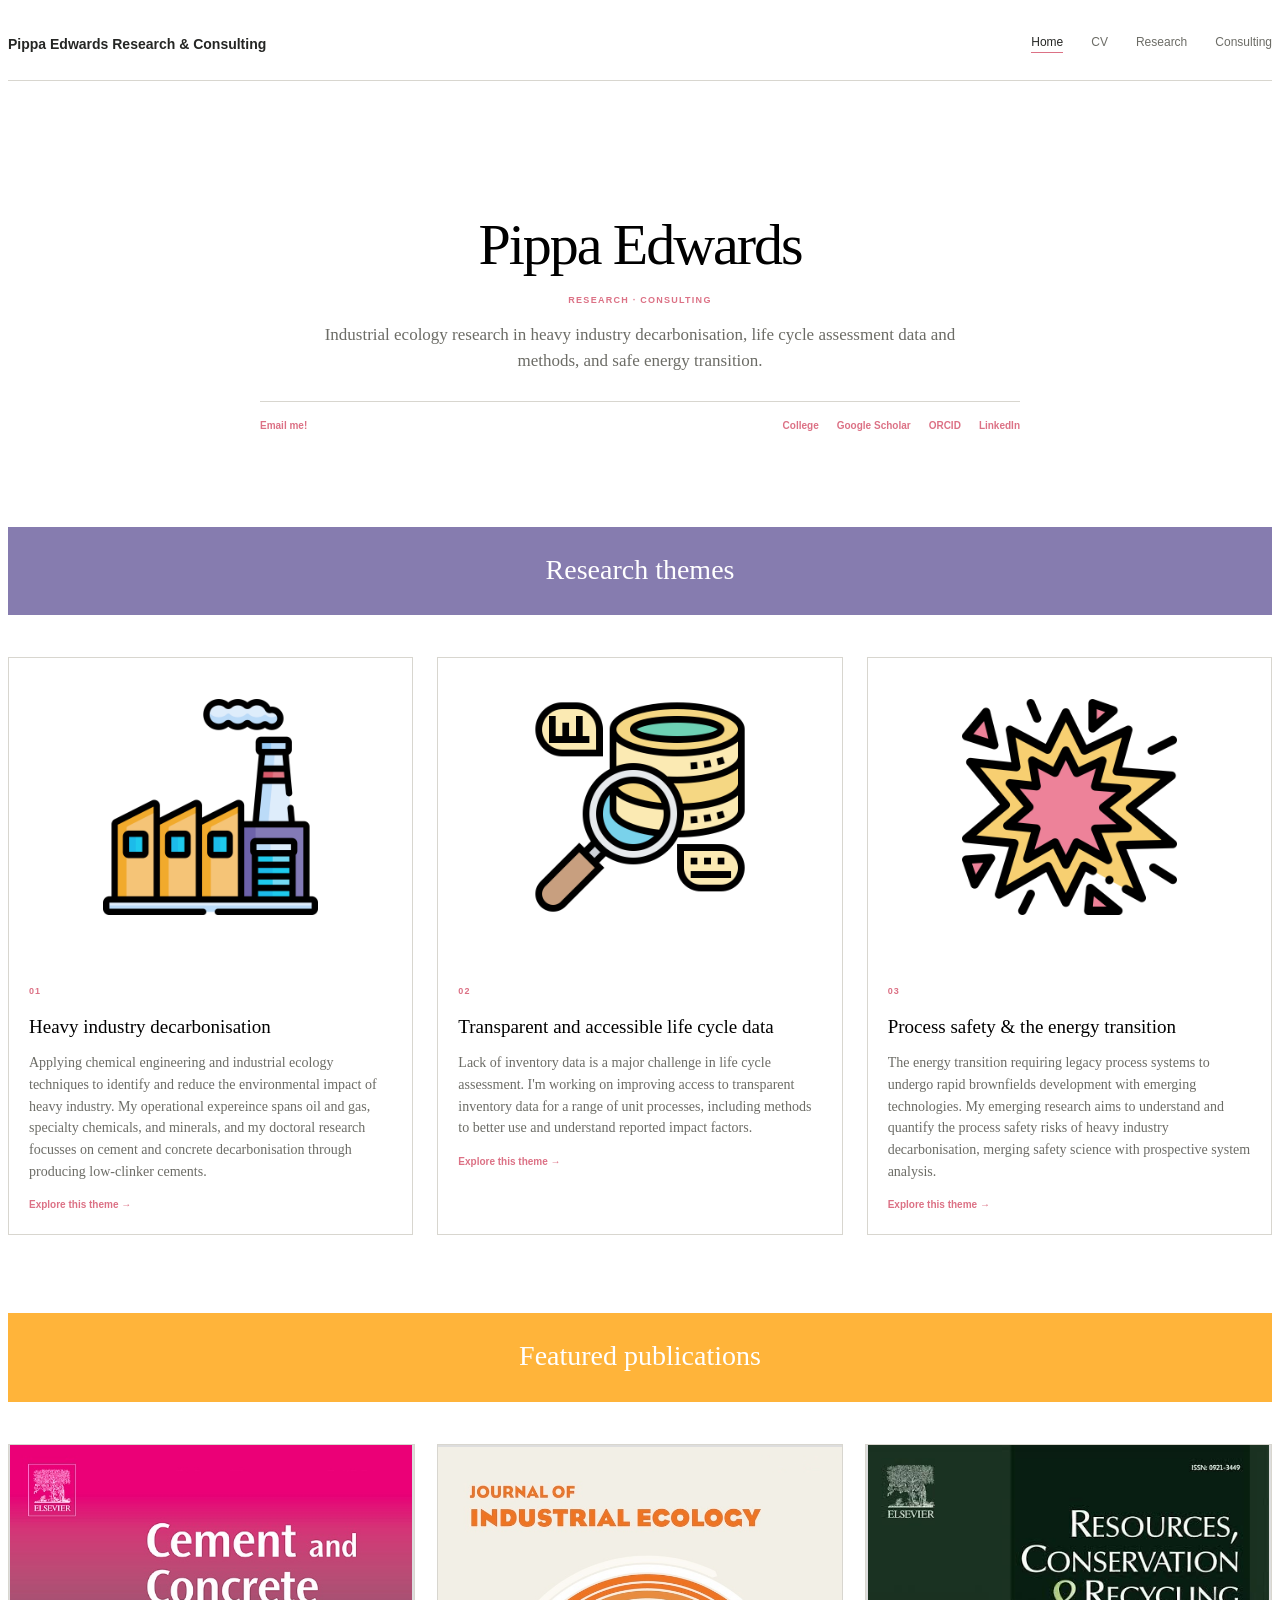
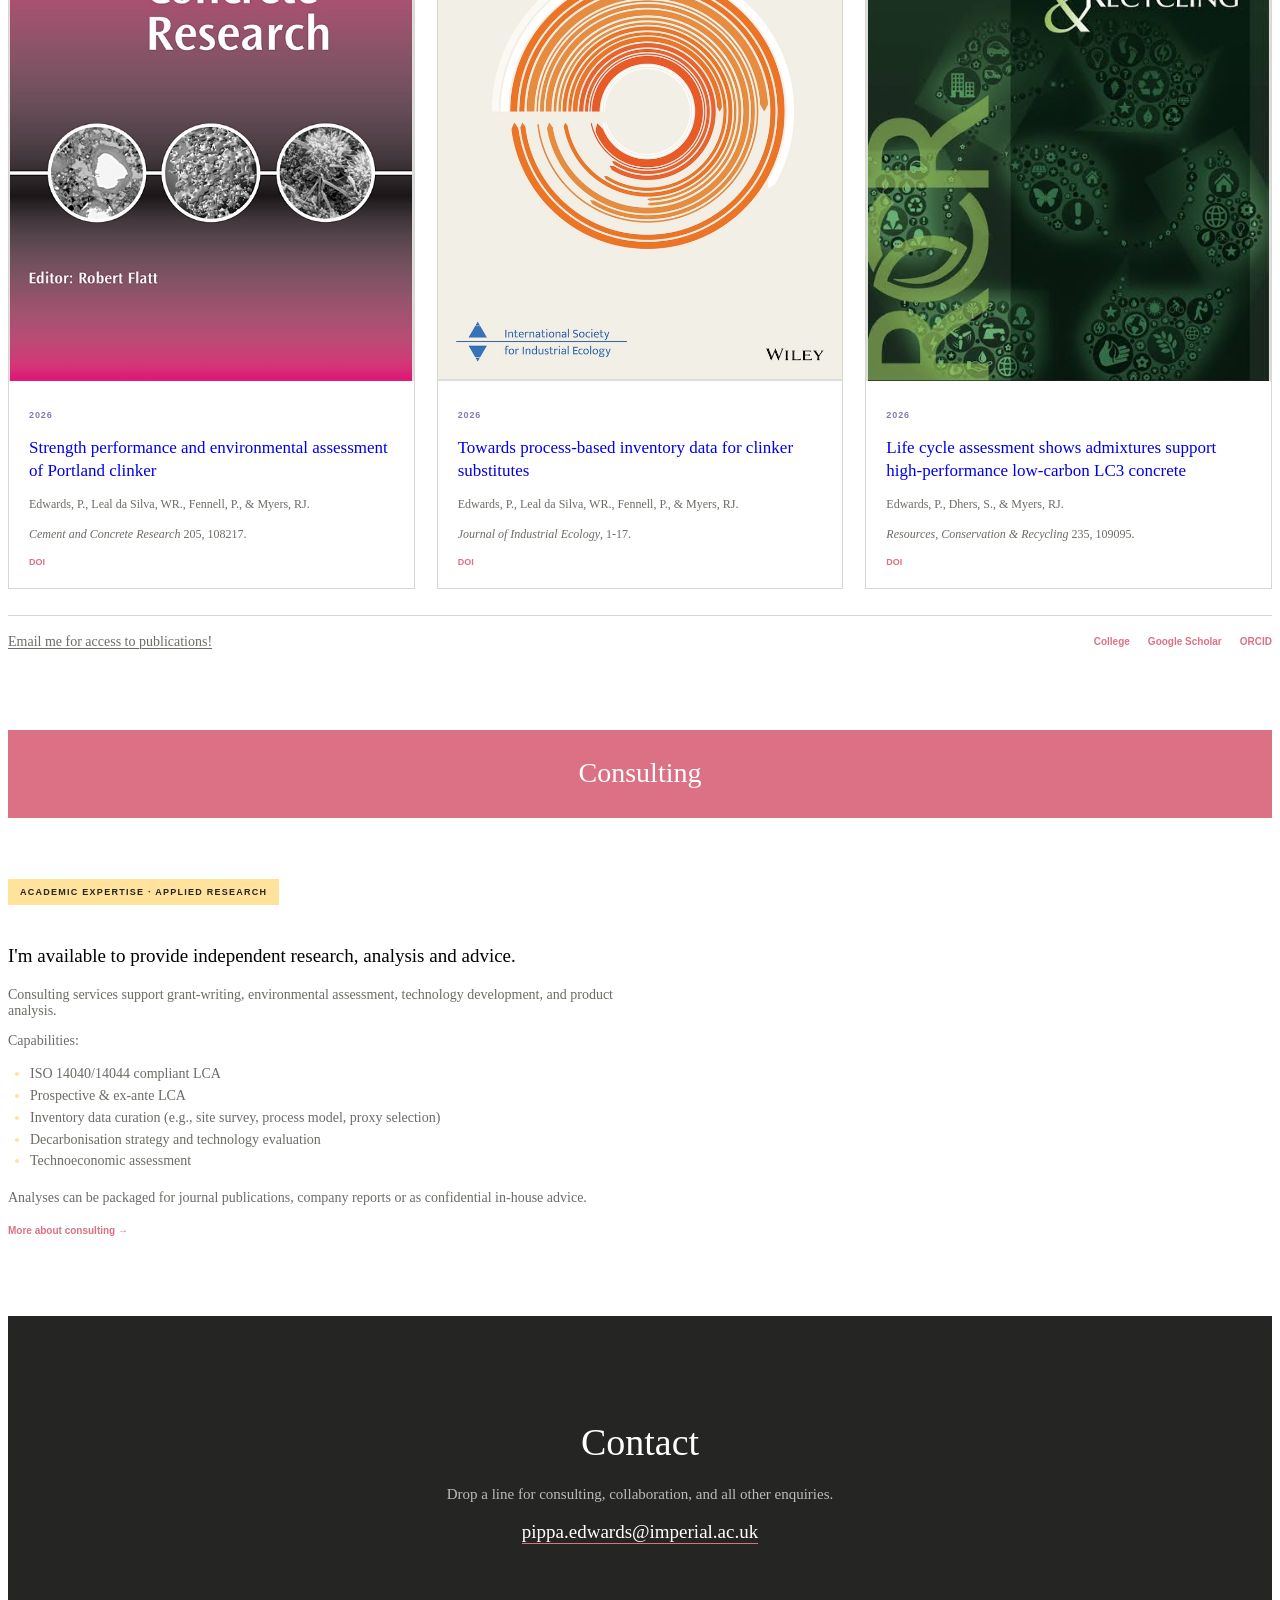
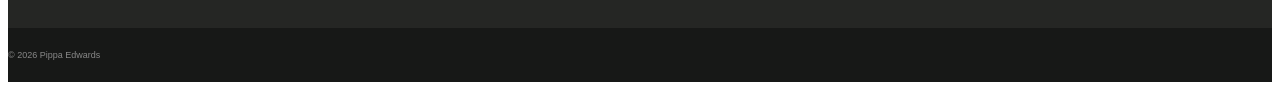
<file: index.html>
<!DOCTYPE html> <html lang="en"> <head> <meta charset="UTF-8"> <meta name="viewport" content="width=device-width, initial-scale=1.0">
<title>Pippa Edwards Research & Consulting</title>

<meta name="description"
      content="Pippa Edwards — research and consulting">

<link rel="stylesheet" href="styles.css">

</head> <body> <!-- ================================================== STICKY HEADER ================================================== --> <header class="site-header">
<div class="header-inner">

    <a href="index.html" class="site-name">
        Pippa Edwards Research & Consulting
    </a>

    <nav class="main-nav" aria-label="Main navigation">

        <a href="index.html" class="active">Home</a>

        <a href="assets/CV.pdf">CV</a>

        <a href="research.html">Research</a>

        <a href="consulting.html">Consulting</a>

    </nav>

</div>

</header> <main> <!-- ================================================== INTRO ================================================== --> <section class="intro">
<div class="container intro-inner">

    <h1>
        Pippa Edwards
    </h1>

    <p class="eyebrow">
        Research · Consulting
    </p>

    <p class="intro-text">
        Industrial ecology research in heavy industry decarbonisation, life cycle assessment data and methods, and safe energy transition.
    </p>


        <div class="papers-meta">

        <a href="contact.html" class="plain-link">
            Email me!
        </a>


        <div class="papers-profile-links">

            <a href="https://profiles.imperial.ac.uk/pippa.edwards" class="plain-link">
                College
            </a>    

            <a href="https://scholar.google.com/citations?user=ziszrA8AAAAJ&hl=en" class="plain-link">
                Google Scholar
            </a>

            <a href="https://orcid.org/0009-0005-1591-2787" class="plain-link">
                ORCID
            </a>

            <a href="https://www.linkedin.com/in/piped/" class="plain-link">
                LinkedIn
             </a>

        </div>

    </div>

</div>

</div>

</section> <!-- ================================================== RESEARCH BANNER ================================================== --> <section class="section-banner research-banner">
<div class="container">

    <h2>
        Research themes
    </h2>

</div>

</section> <!-- ================================================== RESEARCH THEMES ================================================== --> <section class="themes-section">
<div class="container">

<!--
    <div class="themes-intro">

        <p>
            I'm currently interested in heavy industry decarbonsation, transparent LCA data, and low-impact artisanal mining
        </p>

        <a href="research.html" class="plain-link">
            View all research →
        </a>

    </div>
-->

    <!-- THEME 01 -->

    <article class="theme">

        <div class="theme-image">

            <img
                src="images/factory.png"
                alt="Description of research theme one"
            >

        </div>

        <div class="theme-content">

            <p class="theme-number">
                01
            </p>

            <h3>
                Heavy industry decarbonisation
            </h3>

            <p>
                Applying chemical engineering and industrial ecology techniques to identify and reduce the environmental impact of heavy industry. My operational expereince spans oil and gas, specialty chemicals, and minerals, and my doctoral research focusses on cement and concrete decarbonisation through producing low-clinker cements. 
            </p>

            <a href="research.html#theme-one"
               class="plain-link">
                Explore this theme →
            </a>

        </div>

    </article>


    <!-- THEME 02 -->

    <article class="theme">

        <div class="theme-image">

            <img
                src="images/data.png"
                alt="Description of research theme two"
            >

        </div>

        <div class="theme-content">

            <p class="theme-number">
                02
            </p>

            <h3>
                Transparent and accessible life cycle data
            </h3>

            <p>
                Lack of inventory data is a major challenge in life cycle assessment. I'm working on improving access to transparent inventory data for a range of unit processes, including methods to better use and understand reported impact factors.
            </p>

            <a href="research.html#theme-two"
               class="plain-link">
                Explore this theme →
            </a>

        </div>

    </article>


    <!-- THEME 03 -->

    <article class="theme">

        <div class="theme-image">

            <img
                src="images/explosion.png"
                alt="Description of research theme three"
            >

        </div>

        <div class="theme-content">

            <p class="theme-number">
                03
            </p>

            <h3>
                Process safety & the energy transition
            </h3>

            <p>
                The energy transition requiring legacy process systems to undergo rapid brownfields development with emerging technologies. My emerging research aims to understand and quantify the process safety risks of heavy industry decarbonisation, merging safety science with prospective system analysis. 
            </p>

            <a href="research.html#theme-three"
               class="plain-link">
                Explore this theme →
            </a>

        </div>

    </article>

</div>

</section> <!-- ================================================== PUBLICATIONS BANNER ================================================== --> <section class="section-banner publications-banner">
<div class="container">

    <h2>
        Featured publications
    </h2>

</div>

</section> <!-- ================================================== FEATURED PUBLICATIONS ================================================== --> <section class="papers-section">
<div class="container">
<!--
    <div class="papers-intro">

        <p>
            A selection of recent and representative publications.
        </p>

        <a href="publications.html" class="plain-link">
            View all publications →
        </a>

    </div>
-->

    <div class="papers-grid">


        <!-- PAPER 01 -->

        <article class="paper">

            <a href="publications/CCR_paper.pdf"
               class="paper-image">

                <img
                    src="images/CCR_cover.jpg"
                    alt="Cover or first page of publication"
                >

            </a>

            <div class="paper-body">

                <p class="paper-year">
                    2026
                </p>

                <h3>
                    <a href="publications/CCR_paper.pdf">
                        Strength performance and environmental assessment of Portland clinker
                    </a>
                </h3>

                <p class="paper-authors">
                    Edwards, P., Leal da Silva, WR., Fennell, P., &amp; Myers, RJ.
                </p>

                <p class="paper-journal">
                    <em>Cement and Concrete Research</em>
                    205, 108217.
                </p>

                <div class="paper-links">

                    <a href="https://doi.org/10.1016/j.cemconres.2026.108217">
                        DOI
                    </a>

                </div>

            </div>

        </article>


        <!-- PAPER 02 -->

        <article class="paper">

            <a href="publications/JIE_paper.pdf"
               class="paper-image">

                <img
                    src="images/JIE_cover.jpg"
                    alt="Cover or first page of publication"
                >

            </a>

            <div class="paper-body">

                <p class="paper-year">
                    2026
                </p>

                <h3>
                    <a href="publications/JIE_paper.pdf">
                        Towards process-based inventory data for clinker substitutes
                    </a>
                </h3>

                <p class="paper-authors">
                    Edwards, P., Leal da Silva, WR., Fennell, P., &amp; Myers, RJ.
                </p>

                <p class="paper-journal">
                    <em>Journal of Industrial Ecology</em>,
                    1-17.
                </p>

                <div class="paper-links">

                    <a href="https://doi.org/10.1007/s44498-026-00186-x">
                        DOI
                    </a>

                </div>

            </div>

        </article>


        <!-- PAPER 03 -->

        <article class="paper">

            <a href="publications/RCR_paper.pdf"
               class="paper-image">

                <img
                    src="images/RCR_cover.jpeg"
                    alt="Cover or first page of publication"
                >

            </a>

            <div class="paper-body">

                <p class="paper-year">
                    2026
                </p>

                <h3>
                    <a href="publications/RCR_paper.pdf">
                    Life cycle assessment shows admixtures support high-performance low-carbon LC3 concrete
                </a>
                </h3>

                <p class="paper-authors">
                    Edwards, P., Dhers, S., &amp; Myers, RJ.
                </p>

                <p class="paper-journal">
                    <em>Resources, Conservation & Recycling</em>
                    235, 109095.
                </p>

                <div class="paper-links">

                    <a href="https://doi.org/10.1016/j.resconrec.2026.109095">
                        DOI
                    </a>

                </div>

            </div>

        </article>


    </div>

    <div class="papers-meta">

        <a href="contact.html" class="papers-access-note">
            Email me for access to publications!
        </a>

        <div class="papers-profile-links">

            <a href="https://profiles.imperial.ac.uk/pippa.edwards" class="plain-link">
                College
            </a>    

            <a href="https://scholar.google.com/citations?user=ziszrA8AAAAJ&hl=en" class="plain-link">
                Google Scholar
            </a>

            <a href="https://orcid.org/0009-0005-1591-2787" class="plain-link">
                ORCID
            </a>

        </div>

    </div>

</div>

</section> <!-- ================================================== CONSULTING BANNER ================================================== --> <section class="section-banner consulting-banner">
<div class="container">

    <h2>
        Consulting
    </h2>

</div>

</section> <section class="consulting-preview">
<div class="container consulting-grid">

    <div>

        <p class="section-label consulting-banner-label">
            Academic expertise · Applied research
        </p>

        <p class="consulting-lead">
            I'm available to provide independent research, analysis and advice. 
        </p>

        <p>
            Consulting services support grant-writing, environmental assessment, technology development, and product analysis. 
        </p>

        <p>
            Capabilities:
        </p>

        <ul class="capabilities-list">
            <li>ISO 14040/14044 compliant LCA</li>
            <li>Prospective &amp; ex-ante LCA</li>
            <li>Inventory data curation (e.g., site survey, process model, proxy selection)</li>
            <li>Decarbonisation strategy and technology evaluation</li>
            <li>Technoeconomic assessment</li>
        </ul>

        <p>
            Analyses can be packaged for journal publications, company reports or as confidential in-house advice.
        </p>

        <a href="consulting.html" class="plain-link">
            More about consulting →
        </a>

    </div>

</div>


</section> <!-- ================================================== BLOG ================================================== --> <!--<section class="section-banner blog-banner">
<div class="container">

    <h2>
        Blog
    </h2>

</div>

</section> <section class="blog-preview">
<div class="container">


    <article class="blog-item">

        <div class="blog-date">
            12 September 2026
        </div>

        <div>

            <h3>
                <a href="#">
                    Your latest blog post or research note
                </a>
            </h3>

            <p>
                A short description of the article or research
                note. Two or three sentences is plenty.
            </p>

            <a href="#" class="plain-link">
                Read more →
            </a>

        </div>

    </article>


    <article class="blog-item">

        <div class="blog-date">
            28 August 2026
        </div>

        <div>

            <h3>
                <a href="#">
                    Another recent piece of writing
                </a>
            </h3>

            <p>
                A short description of the article.
            </p>

            <a href="#" class="plain-link">
                Read more →
            </a>

        </div>

    </article>


</div>
-->
</section> <!-- ================================================== CONTACT BANNER ================================================== --> <section class="contact-section">
<div class="container contact-inner">

    <h2>
        Contact
    </h2>

    <p>
        Drop a line for consulting, collaboration, and all other enquiries.
    </p>

    <a href="contact.html" class="contact-link">
        pippa.edwards@imperial.ac.uk
    </a>

</div>

</section> </main> <!-- ================================================== FOOTER ================================================== --> <footer class="site-footer">
<div class="container footer-inner">

    <span>
        © 2026 Pippa Edwards
    </span>

</div>

</footer> <script src="script.js"></script> </body> </html>
</file>
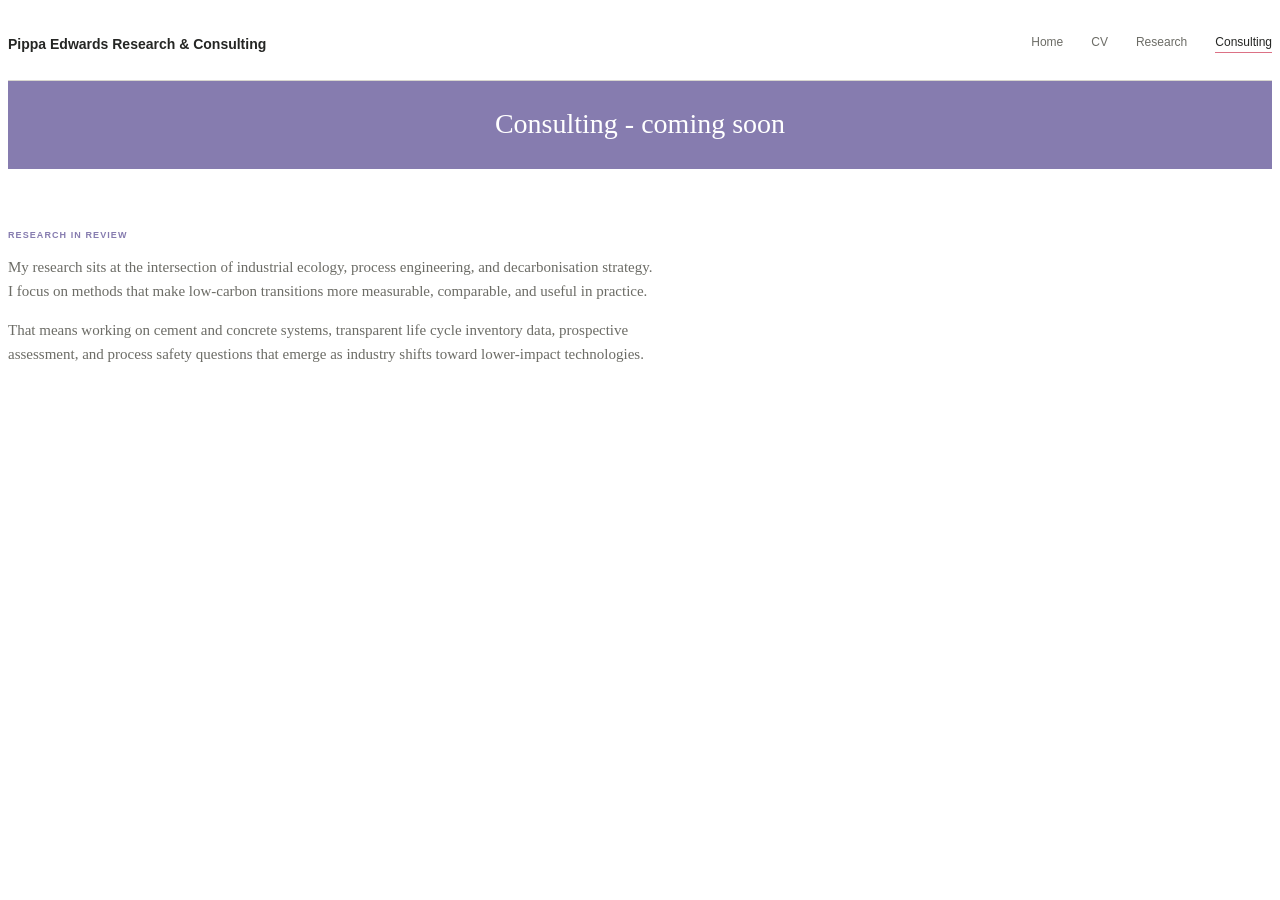
<file: consulting.html>
<!DOCTYPE html>
<html lang="en">
<head>
<meta charset="UTF-8">
<meta name="viewport" content="width=device-width, initial-scale=1.0">
<title>Consulting — Pippa Edwards Research & Consulting</title>

<meta name="description"
	  content="Pippa Edwards — research overview, selected publications, and collaboration interests">

<link rel="stylesheet" href="styles.css">

</head>
<body>

<header class="site-header">
<div class="header-inner">

	<a href="index.html" class="site-name">
		Pippa Edwards Research & Consulting
	</a>

	<nav class="main-nav" aria-label="Main navigation">

		<a href="index.html">Home</a>

		<a href="assets/CV.pdf">CV</a>

		<a href="research.html" >Research</a>

		<a href="consulting.html" class="active">Consulting</a>

	</nav>

</div>
</header>

<main>

<section class="section-banner research-banner">
<div class="container">

	<h2>
		Consulting - coming soon 
	</h2>
    </div>
</section>

<section class="research-overview">
<div class="container research-overview-grid">

	<div>

		<p class="section-label">
			Research in review
		</p>

		<p>
			My research sits at the intersection of industrial ecology, process engineering, and decarbonisation strategy. I focus on methods that make low-carbon transitions more measurable, comparable, and useful in practice.
		</p>

		<p>
			That means working on cement and concrete systems, transparent life cycle inventory data, prospective assessment, and process safety questions that emerge as industry shifts toward lower-impact technologies.
		</p>

	</div>

</section>
</file>
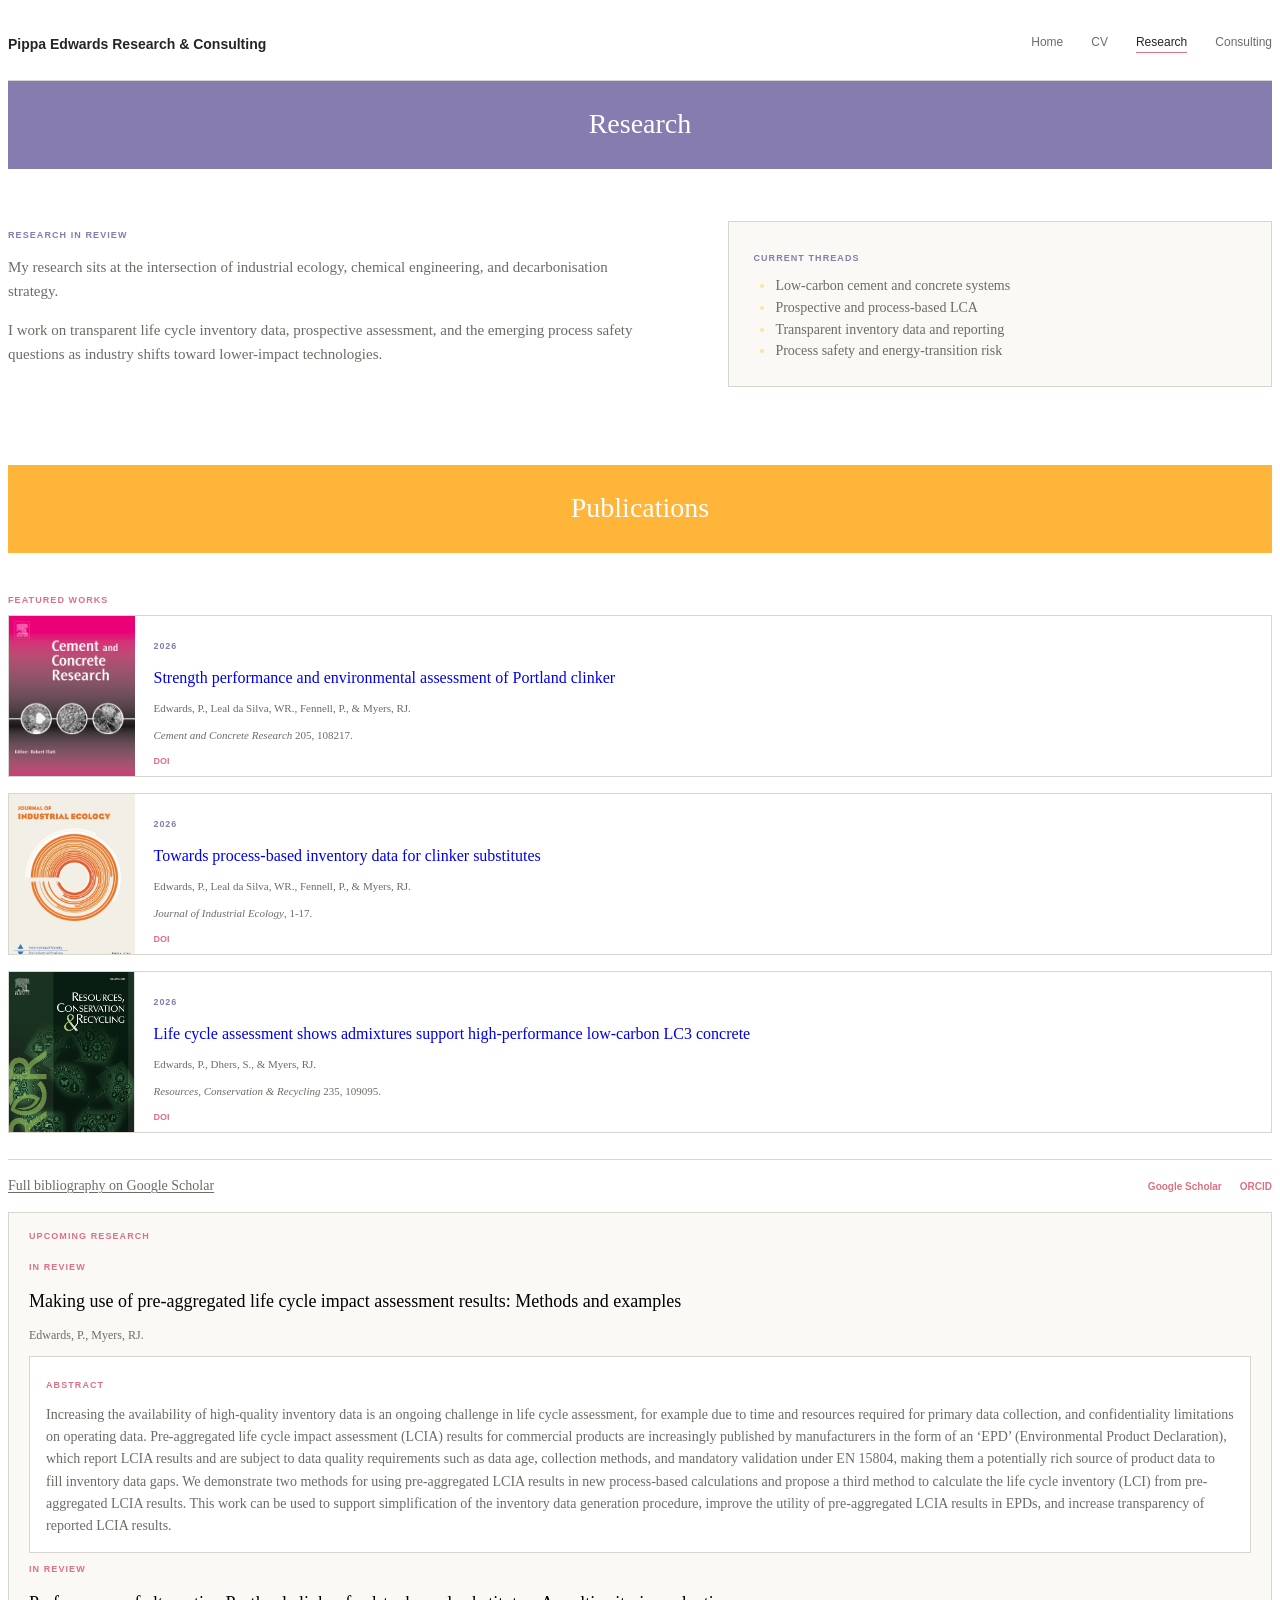
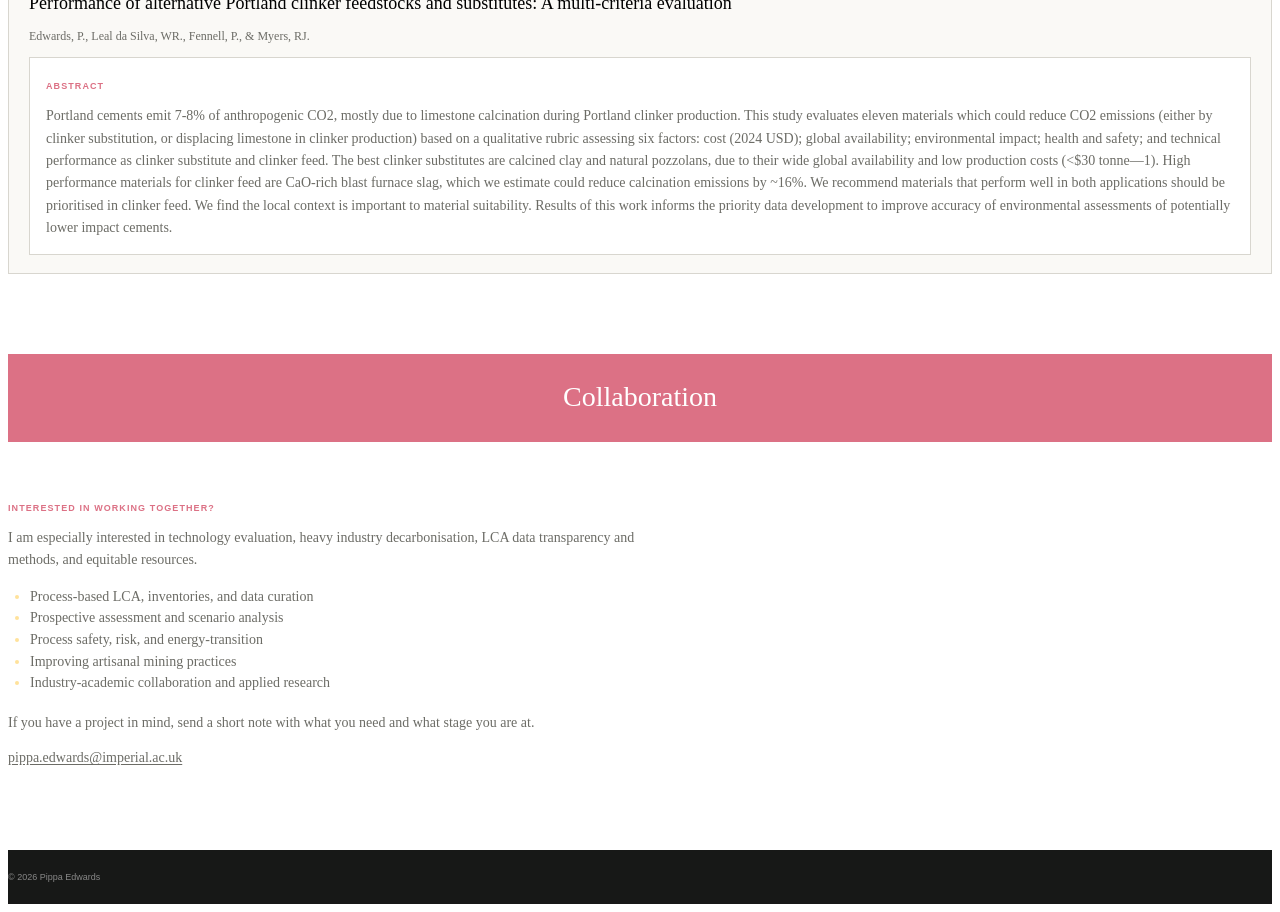
<file: research.html>
<!DOCTYPE html>
<html lang="en">
<head>
<meta charset="UTF-8">
<meta name="viewport" content="width=device-width, initial-scale=1.0">
<title>Research — Pippa Edwards Research & Consulting</title>

<meta name="description"
	  content="Pippa Edwards — research overview, selected publications, and collaboration interests">

<link rel="stylesheet" href="styles.css">

</head>
<body>

<header class="site-header">
<div class="header-inner">

	<a href="index.html" class="site-name">
		Pippa Edwards Research & Consulting
	</a>

	<nav class="main-nav" aria-label="Main navigation">

		<a href="index.html">Home</a>

		<a href="assets/CV.pdf">CV</a>

		<a href="research.html" class="active">Research</a>

		<a href="consulting.html">Consulting</a>

	</nav>

</div>
</header>

<main>

<section class="section-banner research-banner">
<div class="container">

	<h2>
		Research
	</h2>

</div>
</section>

<section class="research-overview">
<div class="container research-overview-grid">

	<div>

		<p class="section-label">
			Research in review
		</p>

		<p>
			My research sits at the intersection of industrial ecology, chemical engineering, and decarbonisation strategy. 
		</p>

		<p>
			I work on transparent life cycle inventory data, prospective assessment, and the emerging process safety questions as industry shifts toward lower-impact technologies.
		</p>

	</div>

	<div class="research-focus-panel">

		<p class="section-label">
			Current threads
		</p>

		<ul class="capabilities-list">
			<li>Low-carbon cement and concrete systems</li>
			<li>Prospective and process-based LCA</li>
			<li>Transparent inventory data and reporting</li>
			<li>Process safety and energy-transition risk</li>
		</ul>

	</div>

</div>
</section>

<section class="section-banner publications-banner">
<div class="container">

	<h2>
		Publications
	</h2>

</div>
</section>

<section class="papers-section research-publications">
<div class="container">

	<p class="section-label research-featured-label">
		Featured works
	</p>

	<div class="papers-grid">

		<article class="paper">

			<a href="publications/CCR_paper.pdf"
			   class="paper-image">

				<img
					src="images/CCR_cover.jpg"
					alt="Cover or first page of publication"
				>

			</a>

			<div class="paper-body">

				<p class="paper-year">
					2026
				</p>

				<h3>
					<a href="publications/CCR_paper.pdf">
						Strength performance and environmental assessment of Portland clinker
					</a>
				</h3>

				<p class="paper-authors">
					Edwards, P., Leal da Silva, WR., Fennell, P., &amp; Myers, RJ.
				</p>

				<p class="paper-journal">
					<em>Cement and Concrete Research</em>
					205, 108217.
				</p>

				<div class="paper-links">

					<a href="https://doi.org/10.1016/j.cemconres.2026.108217">
						DOI
					</a>

				</div>

			</div>

		</article>

		<article class="paper">

			<a href="publications/JIE_paper.pdf"
			   class="paper-image">

				<img
					src="images/JIE_cover.jpg"
					alt="Cover or first page of publication"
				>

			</a>

			<div class="paper-body">

				<p class="paper-year">
					2026
				</p>

				<h3>
					<a href="publications/JIE_paper.pdf">
						Towards process-based inventory data for clinker substitutes
					</a>
				</h3>

				<p class="paper-authors">
					Edwards, P., Leal da Silva, WR., Fennell, P., &amp; Myers, RJ.
				</p>

				<p class="paper-journal">
					<em>Journal of Industrial Ecology</em>,
					1-17.
				</p>

				<div class="paper-links">

					<a href="https://doi.org/10.1007/s44498-026-00186-x">
						DOI
					</a>

				</div>

			</div>

		</article>

		<article class="paper">

			<a href="publications/RCR_paper.pdf"
			   class="paper-image">

				<img
					src="images/RCR_cover.jpeg"
					alt="Cover or first page of publication"
				>

			</a>

			<div class="paper-body">

				<p class="paper-year">
					2026
				</p>

				<h3>
					<a href="publications/RCR_paper.pdf">
						Life cycle assessment shows admixtures support high-performance low-carbon LC3 concrete
					</a>
				</h3>

				<p class="paper-authors">
					Edwards, P., Dhers, S., &amp; Myers, RJ.
				</p>

				<p class="paper-journal">
					<em>Resources, Conservation &amp; Recycling</em>
					235, 109095.
				</p>

				<div class="paper-links">

					<a href="https://doi.org/10.1016/j.resconrec.2026.109095">
						DOI
					</a>

				</div>

			</div>

		</article>

	</div>

	<div class="papers-meta">

		<a href="https://scholar.google.com/citations?user=ziszrA8AAAAJ&hl=en"
		   class="papers-access-note">
			Full bibliography on Google Scholar
		</a>

		<div class="papers-profile-links">

			<a href="https://scholar.google.com/citations?user=ziszrA8AAAAJ&hl=en"
			   class="plain-link">
				Google Scholar
			</a>

			<a href="https://orcid.org/0009-0005-1591-2787"
			   class="plain-link">
				ORCID
			</a>

		</div>

	</div>

	<div class="research-upcoming">

		<div class="research-upcoming-panel">

			<p class="section-label research-upcoming-label">
				Upcoming research
			</p>

			<div class="research-upcoming-example">

				<p class="research-upcoming-year">
					In review
				</p>

				<h3>
					Making use of pre-aggregated life cycle impact assessment results: Methods and examples
				</h3>

				<p class="research-upcoming-authors">
					Edwards, P., Myers, RJ.
				</p>

				<div class="research-upcoming-abstract">

					<p class="research-upcoming-abstract-label">
						Abstract
					</p>

					<p>
						Increasing the availability of high-quality inventory data is an ongoing challenge in life cycle assessment, for example due to time and resources required for primary data collection, and confidentiality limitations on operating data. Pre-aggregated life cycle impact assessment (LCIA) results for commercial products are increasingly published by manufacturers in the form of an ‘EPD’ (Environmental Product Declaration), which report LCIA results and are subject to data quality requirements such as data age, collection methods, and mandatory validation under EN 15804, making them a potentially rich source of product data to fill inventory data gaps. We demonstrate two methods for using pre-aggregated LCIA results in new process-based calculations and propose a third method to calculate the life cycle inventory (LCI) from pre-aggregated LCIA results. This work can be used to support simplification of the inventory data generation procedure, improve the utility of pre-aggregated LCIA results in EPDs, and increase transparency of reported LCIA results. 
					</p>

				</div>

			</div>

			<div class="research-upcoming-example">

				<p class="research-upcoming-year">
					In review
				</p>

				<h3>
					Performance of alternative Portland clinker feedstocks and substitutes: A multi-criteria evaluation 
				</h3>

				<p class="research-upcoming-authors">
					Edwards, P., Leal da Silva, WR., Fennell, P., &amp; Myers, RJ.
				</p>

				<div class="research-upcoming-abstract">

					<p class="research-upcoming-abstract-label">
						Abstract
					</p>

					<p>
						Portland cements emit 7-8% of anthropogenic CO2, mostly due to limestone calcination during Portland clinker production. This study evaluates eleven materials which could reduce CO2 emissions (either by clinker substitution, or displacing limestone in clinker production) based on a qualitative rubric assessing six factors: cost (2024 USD); global availability; environmental impact; health and safety; and technical performance as clinker substitute and clinker feed. The best clinker substitutes are calcined clay and natural pozzolans, due to their wide global availability and low production costs (<$30 tonne—1). High performance materials for clinker feed are CaO-rich blast furnace slag, which we estimate could reduce calcination emissions by ~16%. We recommend materials that perform well in both applications should be prioritised in clinker feed. We find the local context is important to material suitability. Results of this work informs the priority data development to improve accuracy of environmental assessments of potentially lower impact cements. 
					</p>

				</div>

			</div>
        

		</div>

	</div>

</div>
</section>

<section class="section-banner consulting-banner">
<div class="container">

	<h2>
		Collaboration
	</h2>

</div>
</section>

<section class="research-collaboration">
<div class="container research-collaboration-grid">

	<div>

		<p class="section-label">
			Interested in working together?
		</p>

		<p>
			I am especially interested in technology evaluation, heavy industry decarbonisation, LCA data transparency and methods, and equitable resources. 
		</p>

		<ul class="capabilities-list">
			<li>Process-based LCA, inventories, and data curation</li>
			<li>Prospective assessment and scenario analysis</li>
			<li>Process safety, risk, and energy-transition</li>
            <li>Improving artisanal mining practices</li>
			<li>Industry-academic collaboration and applied research</li>
		</ul>

		<p>
			If you have a project in mind, send a short note with what you need and what stage you are at.
		</p>

		<a href="contact.html" class="papers-access-note">
			pippa.edwards@imperial.ac.uk
		</a>

	</div>

</div>
</section>

</main>

<footer class="site-footer">
<div class="container footer-inner">

	<span>
		© 2026 Pippa Edwards
	</span>

</div>
</footer>

<script src="script.js"></script>

</body>
</html>
</file>
<file: styles.css>
/* =========================================================
ACADEMIC / CONSULTING WEBSITE

========================================================= */
/* =========================================================
VARIABLES
========================================================= */

:root {
--paper: #eae9e7;
--white: #ffffff;

--ink: #252624;
--muted: #6c6c66;

--line: #d8d6cf;

--red: #dc7185;
--blue: #867caf;
--green: #ffb43a;
--yellow: #ffe29b;
}

/* =========================================================
STICKY HEADER
========================================================= */

.site-header {
position: sticky;
top: 0;
z-index: 1000;

background: var(--white);

border-bottom: 1px solid var(--line);
}

.header-inner {
display: flex;
align-items: center;
justify-content: space-between;

gap: 32px;

min-height: 72px;
}

.site-name,
.site-name:link,
.site-name:visited,
.site-name:hover,
.site-name:active {
color: var(--ink);

font-family:
    Arial,
    Helvetica,
    sans-serif;

font-size: 14px;
font-weight: bold;

text-decoration: none;

cursor: default;

order: 1;
}

.main-nav {
display: flex;
align-items: center;

gap: 28px;

order: 2;
}

.main-nav a,
.main-nav a:link,
.main-nav a:visited {
color: var(--muted);

font-family:
    Arial,
    Helvetica,
    sans-serif;

font-size: 12px;

text-decoration: none;

border-bottom: 1px solid transparent;

padding-bottom: 3px;
}

.main-nav a:hover {
color: var(--ink);
}

.main-nav a.active,
.main-nav a.active:link,
.main-nav a.active:visited {
color: var(--ink);

border-bottom: 1px solid var(--red);

padding-bottom: 3px;
}

/* =========================================================
HOMEPAGE INTRO
========================================================= */

.intro {
padding: 88px 0 96px;

background: var(--white);
}

.intro-inner {
max-width: 760px;

margin: 0 auto;

text-align: center;
}

.eyebrow {
margin-bottom: 14px;

color: var(--red);

font-family:
    Arial,
    Helvetica,
    sans-serif;

font-size: 9px;
font-weight: bold;

letter-spacing: 0.14em;
text-transform: uppercase;

}
.intro h1 {
margin-bottom: 21px;

font-size: clamp(38px, 5vw, 58px);

font-weight: normal;

line-height: 0.98;

letter-spacing: -0.035em;

}
.intro-text {
max-width: 650px;

margin-bottom: 0;
margin-left: auto;
margin-right: auto;

color: var(--muted);

font-size: 17px;

line-height: 1.55;

}
.intro-links {
display: flex;
align-items: center;
justify-content: center;

gap: 24px;

margin-top: 28px;

}
/* =========================================================
BUTTON
========================================================= */

.button {
display: inline-block;

padding: 8px 14px;

background: var(--ink);
color: white;

font-family:
    Arial,
    Helvetica,
    sans-serif;

font-size: 10px;

text-decoration: none;

transition:
    background 0.2s ease;

}
.button:hover {
background: var(--red);
}

/* =========================================================
SECTION LINKS
========================================================= */

.plain-link {
color: var(--red);

font-family:
    Arial,
    Helvetica,
    sans-serif;

font-size: 10px;
font-weight: bold;

text-decoration: none;

}
.plain-link:hover {
text-decoration: underline;
}

/* =========================================================
COLOURED SECTION BANNERS
========================================================= */

.section-banner {
padding: 27px 0 29px;

color: white;

text-align: center;

}
.section-banner .container {
display: flex;
flex-direction: column;

align-items: center;

}
.section-banner span {
margin-bottom: 3px;

opacity: 0.72;

font-family:
    Arial,
    Helvetica,
    sans-serif;

font-size: 9px;
font-weight: bold;

letter-spacing: 0.14em;
text-transform: uppercase;

}
.section-banner h2 {
margin: 0;

font-size: 28px;

font-weight: normal;

line-height: 1.15;

}
.research-banner {
background: var(--blue);
}

.publications-banner {
background: var(--green);
}

.consulting-banner {
background: var(--red);
}

.blog-banner {
background: var(--yellow);
}

/* =========================================================
RESEARCH SECTION
========================================================= */

.themes-section {
padding: 42px 0 78px;

background: var(--white);

}
.themes-section .container {
display: grid;

grid-template-columns: repeat(3, minmax(0, 1fr));

gap: 24px;
}
.themes-intro {
display: flex;
align-items: flex-end;
justify-content: space-between;

gap: 40px;

margin-bottom: 34px;

}
.themes-intro p {
max-width: 600px;

margin: 0;

color: var(--muted);

font-size: 15px;

}
/* =========================================================
RESEARCH THEMES
========================================================= */

.theme {
display: flex;
flex-direction: column;

border-top: 1px solid var(--line);
border-left: 1px solid var(--line);
border-right: 1px solid var(--line);
border-bottom: 1px solid var(--line);

}

.theme-image {
    width: 100%;
    aspect-ratio: 1.35 / 1;
    display: flex;
    align-items: center;
    justify-content: center;
    margin: 0;
    padding: 18px;
    overflow: hidden;
    box-sizing: border-box;
}

.theme-image img {
width: 82%;
height: 82%;

object-fit: contain;

filter: saturate(0.82);

transition:
    transform 0.3s ease;

}
.theme:hover .theme-image img {
transform: scale(1.025);
}

.theme-content {
padding: 20px 20px 22px;
}

.theme-number {
margin-bottom: 6px;

color: var(--red);

font-family:
    Arial,
    Helvetica,
    sans-serif;

font-size: 9px;
font-weight: bold;

letter-spacing: 0.12em;

}
.theme-content h3 {
margin-bottom: 8px;

font-size: 19px;

font-weight: normal;

line-height: 1.25;

}
.theme-content p:not(.theme-number) {
max-width: 650px;

margin-bottom: 12px;

color: var(--muted);

font-size: 14px;

line-height: 1.55;

}
/* =========================================================
RESEARCH PAGE
========================================================= */

.research-overview {
padding: 52px 0 78px;

background: var(--white);

}
.research-overview-grid {
display: grid;

grid-template-columns: 1.1fr 0.9fr;

gap: 56px;

align-items: start;

}
.research-overview h2,
.research-collaboration h2 {
margin-bottom: 14px;

font-size: 30px;
font-weight: normal;

line-height: 1.15;

}
.research-overview p:not(.section-label) {
max-width: 650px;

margin-bottom: 14px;

color: var(--muted);

font-size: 15px;

line-height: 1.6;

}
.research-overview .section-label {
color: var(--blue);

}
.research-focus-panel {
padding: 22px 24px 24px;

background: #faf9f6;

border: 1px solid var(--line);

}
.research-focus-panel .section-label {
margin-bottom: 12px;

}
.research-focus-panel .capabilities-list {
margin-bottom: 0;

}
.research-collaboration {
padding: 52px 0 84px;

background: var(--white);

}
.research-collaboration-grid {
display: grid;

grid-template-columns: 1fr;

max-width: 650px;

gap: 0;

}
.research-collaboration .section-label {
color: var(--red);

}
.research-collaboration p:not(.section-label) {
max-width: 650px;

margin-bottom: 14px;

color: var(--muted);

font-size: 14px;

line-height: 1.6;

}
.research-featured-label {
margin: 0 0 14px;

font-size: 14px;

letter-spacing: 0.16em;

color: var(--red);

}
.research-upcoming {
padding: 18px 0 0;

background: var(--white);

}
.research-upcoming-panel {
padding: 18px 20px;

background: #faf9f6;

border: 1px solid var(--line);

}
.research-upcoming-label {
margin: 0 0 10px;

font-size: 14px;

letter-spacing: 0.16em;

color: var(--red);

}
.research-upcoming-panel p:last-child {
margin-bottom: 0;

color: var(--muted);

font-size: 14px;
line-height: 1.6;

}
.research-upcoming-example {
padding: 2px 0 0;

}
.research-upcoming-year {
margin-bottom: 8px;

color: var(--red);

font-family:
    Arial,
    Helvetica,
    sans-serif;

font-size: 9px;
font-weight: bold;

letter-spacing: 0.12em;
text-transform: uppercase;

}
.research-upcoming-example h3 {
margin-bottom: 8px;

font-size: 18px;
font-weight: normal;
line-height: 1.3;

}
.research-upcoming-authors {
margin-bottom: 12px;

color: var(--muted);

font-size: 12px;
line-height: 1.5;

}
.research-upcoming-abstract {
padding: 14px 16px;

background: #fff;

border: 1px solid var(--line);

}
.research-upcoming-abstract-label {
margin-bottom: 6px;

color: var(--red);

font-family:
    Arial,
    Helvetica,
    sans-serif;

font-size: 9px;
font-weight: bold;

letter-spacing: 0.12em;
text-transform: uppercase;

}
.research-upcoming-abstract p:last-child {
margin-bottom: 0;

color: var(--muted);

font-size: 14px;
line-height: 1.6;

}

/* =========================================================
RESEARCH — FEATURED WORKS (BAR LAYOUT)
========================================================= */

.research-publications .papers-grid {
grid-template-columns: 1fr;

gap: 16px;

}
.research-publications .paper {
display: grid;

grid-template-columns: auto 1fr;

align-items: stretch;

height: 160px; /* fixed bar height so image height:100% resolves correctly */

}
.research-publications .paper-image {
display: block;

width: auto;
max-width: 140px; /* safety cap so an unusually wide cover can't crowd the text */

height: 100%;

overflow: hidden;

background: #ddd;

}
.research-publications .paper-image img {
display: block;

width: auto;
max-width: 100%;

height: 100%; /* fills the bar's height exactly, no ballooning */

object-fit: cover; /* crops width only if the cover exceeds max-width */

}
.research-publications .paper-body {
padding: 16px 18px 18px;

}
.research-publications .paper h3 {
font-size: 16px;

}
.research-publications .paper-authors,
.research-publications .paper-journal {
font-size: 11px;

}
.research-publications .paper-links {
margin-top: 12px;

}
/* =========================================================
PUBLICATIONS
========================================================= */

.papers-section {
padding: 42px 0 80px;

background: var(--white);

}
.papers-intro {
display: flex;
align-items: center;
justify-content: space-between;

gap: 30px;

margin-bottom: 31px;

}
.papers-intro p {
margin: 0;

color: var(--muted);

font-size: 15px;

}
/* =========================================================
PAPER GRID
========================================================= */

.papers-grid {
display: grid;

grid-template-columns:
    repeat(3, 1fr);

gap: 22px;

}
.papers-meta {
display: flex;
align-items: center;
justify-content: space-between;

gap: 20px;

margin-top: 26px;

padding-top: 18px;

border-top: 1px solid var(--line);

}
.papers-access-note {
display: inline-block;

color: var(--muted);

font-size: 14px;

text-decoration: underline;

text-decoration-thickness: 1px;

text-underline-offset: 2px;

}
.papers-access-note:hover {
color: var(--red);

}
.papers-profile-links {
display: flex;

gap: 18px;

flex-wrap: wrap;

}
.paper {
overflow: hidden;

background: white;

border: 1px solid var(--line);

}
.paper-image {
display: block;

width: 100%;

aspect-ratio: 1 / 1.325;

overflow: hidden;

background: #ddd;

}
.paper-image img {
width: 100%;
height: 100%;

object-fit: contain;

transition:
    transform 0.3s ease;

}
.paper:hover .paper-image img {
transform: scale(1);
}

.paper-body {
padding: 20px 20px 21px;
}

.paper-year {
margin-bottom: 7px;

color: var(--blue);

font-family:
    Arial,
    Helvetica,
    sans-serif;

font-size: 9px;
font-weight: bold;

letter-spacing: 0.1em;

}
.paper h3 {
margin-bottom: 7px;

font-size: 17px;

font-weight: normal;

line-height: 1.35;

}
.paper h3 a {
text-decoration: none;
}

.paper h3 a:hover {
color: var(--red);
}

.paper-authors,
.paper-journal {
margin-bottom: 0;

color: var(--muted);

font-size: 12px;

line-height: 1.5;

}
.paper-links {
display: flex;

gap: 14px;

margin-top: 14px;

}
.paper-links a {
color: var(--red);

font-family:
    Arial,
    Helvetica,
    sans-serif;

font-size: 9px;
font-weight: bold;

text-decoration: none;

}
.paper-links a:hover {
text-decoration: underline;
}

/* =========================================================
CONSULTING
========================================================= */

.consulting-preview {
padding: 52px 0 78px;

background: var(--white);

}
.consulting-grid {
display: grid;

grid-template-columns: 1fr;

max-width: 650px;

gap: 0;

}
.section-label {
margin-bottom: 10px;

font-family:
    Arial,
    Helvetica,
    sans-serif;

font-size: 9px;
font-weight: bold;

letter-spacing: 0.12em;
text-transform: uppercase;

}
.consulting-preview .section-label {
display: inline-block;

margin-bottom: 18px;
padding: 8px 12px;

background: var(--yellow);
color: var(--ink);

font-size: 9px;

}
.consulting-banner-label {
letter-spacing: 0.14em;

text-transform: uppercase;
}

.consulting-lead {
margin-bottom: 18px;

font-size: 19px;

line-height: 1.45;

}
.consulting-grid p:not(.section-label):not(.consulting-lead) {
max-width: 650px;

color: var(--muted);

font-size: 14px;

}
.capabilities-list {
max-width: 650px;

margin: 0 0 18px;
padding-left: 22px;

color: var(--muted);

font-size: 14px;
line-height: 1.55;

}
.capabilities-list li::marker {
color: var(--yellow);
}
/* =========================================================
BLOG
========================================================= */

.blog-preview {
padding: 42px 0 78px;

background: var(--white);

}
.blog-item {
display: grid;

grid-template-columns: 180px 1fr;

gap: 35px;

padding: 23px 0;

border-top: 1px solid var(--line);

}
.blog-item:last-child {
border-bottom: 1px solid var(--line);
}

.blog-date {
color: var(--muted);

font-family:
    Arial,
    Helvetica,
    sans-serif;

font-size: 9px;

}
.blog-item h3 {
margin-bottom: 7px;

font-size: 19px;

font-weight: normal;

line-height: 1.3;

}
.blog-item h3 a {
text-decoration: none;
}

.blog-item h3 a:hover {
color: var(--red);
}

.blog-item p {
max-width: 650px;

margin-bottom: 11px;

color: var(--muted);

font-size: 14px;

}
/* =========================================================
CONTACT
========================================================= */

.contact-section {
padding: 76px 0 84px;

background: var(--ink);

color: white;

text-align: center;

}
.contact-inner {
display: flex;
flex-direction: column;

align-items: center;

}
.contact-section .section-label {
color: #aaa;
}

.contact-section h2 {
margin-bottom: 10px;

font-size: 38px;

font-weight: normal;

line-height: 1;

}
.contact-section p {
margin-bottom: 0;

color: #bbb;

font-size: 15px;

}
.contact-link {
display: inline-block;

margin-top: 18px;

color: white;

font-size: 19px;

text-decoration: none;

border-bottom: 1px solid var(--red);

}
.contact-link:hover {
color: #ddd;
}

/* =========================================================
FOOTER
========================================================= */

.site-footer {
padding: 22px 0;

background: #171817;

color: #888;

font-family:
    Arial,
    Helvetica,
    sans-serif;

font-size: 9px;

}
.footer-inner {
display: flex;

justify-content: space-between;

gap: 30px;

}
/* =========================================================
MOBILE
========================================================= */

@media (max-width: 800px) {

.container,
.header-inner {
    width: calc(100% - 32px);
}

.header-inner {
    min-height: auto;

    padding: 15px 0;

    align-items: flex-start;
    justify-content: flex-start;

    flex-direction: column;

    gap: 12px;
}

.main-nav {
    width: 100%;

    display: flex;

    flex-wrap: wrap;

    gap: 8px 16px;
}


/* INTRO */

.intro {
    padding: 68px 0 76px;
}

.intro h1 {
    font-size: 47px;
}

.intro-text {
    font-size: 16px;
}


/* BANNERS */

.section-banner {
    padding: 24px 0 26px;
}

.section-banner h2 {
    font-size: 24px;
}


/* RESEARCH */

.themes-section {
    padding: 35px 0 65px;
}

.themes-section .container {
    grid-template-columns: 1fr;
}

.themes-intro {
    align-items: flex-start;

    flex-direction: column;

    gap: 13px;
}

.theme {
    min-height: auto;
}

.theme-image {
    aspect-ratio: 1.6 / 1;
}

.theme-content {
    padding: 18px 18px 20px;
}

.theme-content h3 {
    font-size: 19px;
}

.theme-content p:not(.theme-number) {
    font-size: 13px;
}


/* PAPERS */

.papers-grid {
    grid-template-columns: 1fr;
}

.paper-image {
    aspect-ratio: 1 / 1.4;
}


/* CONSULTING */

.consulting-grid {
    grid-template-columns: 1fr;

    gap: 25px;
}


/* BLOG */

.blog-item {
    grid-template-columns: 1fr;

    gap: 6px;
}


/* FOOTER */

.footer-inner {
    flex-direction: column;

    gap: 5px;
}

.research-overview {
    padding: 40px 0 60px;
}

.research-overview-grid {
    grid-template-columns: 1fr;

    gap: 22px;
}

.research-focus-panel {
    padding: 18px 18px 20px;
}

.research-collaboration {
    padding: 40px 0 64px;
}

.research-publications .paper {
    grid-template-columns: auto 1fr;

    height: 84px;
}

.research-publications .paper-image {
    max-width: 100px;
}

.research-publications .paper-body {
    padding: 14px 14px 16px;
}

.research-publications .paper h3 {
    font-size: 15px;
}

/* =========================================================
SMALL PHONES
========================================================= */

@media (max-width: 450px) {

.main-nav {
    gap: 7px 13px;

    font-size: 9px;
}

.intro h1 {
    font-size: 42px;
}

.intro-links {
    align-items: flex-start;

    flex-direction: column;

    gap: 14px;
}

.theme {
    min-height: auto;
}

.theme-image {
    aspect-ratio: 1.45 / 1;
}

.theme-content {
    padding: 16px 16px 18px;
}

.contact-section h2 {
    font-size: 34px;
}

}

}
</file>
